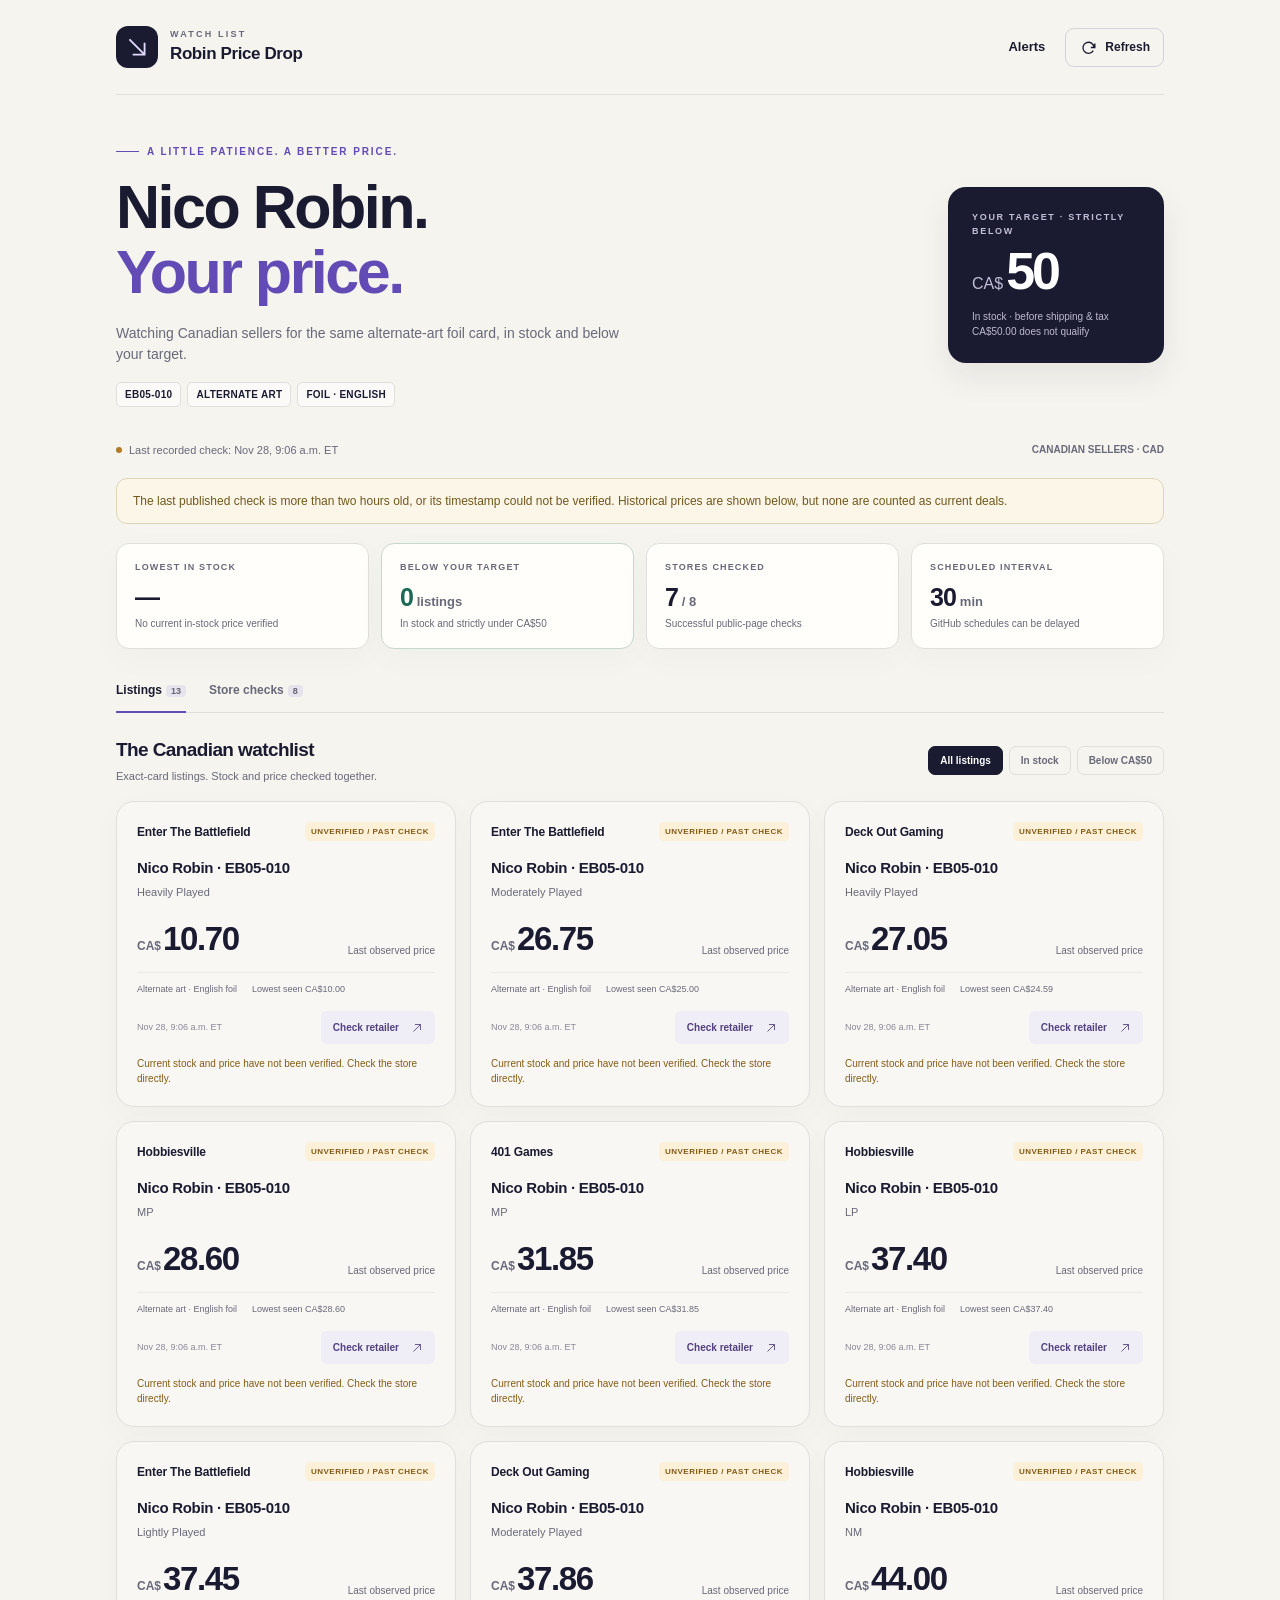
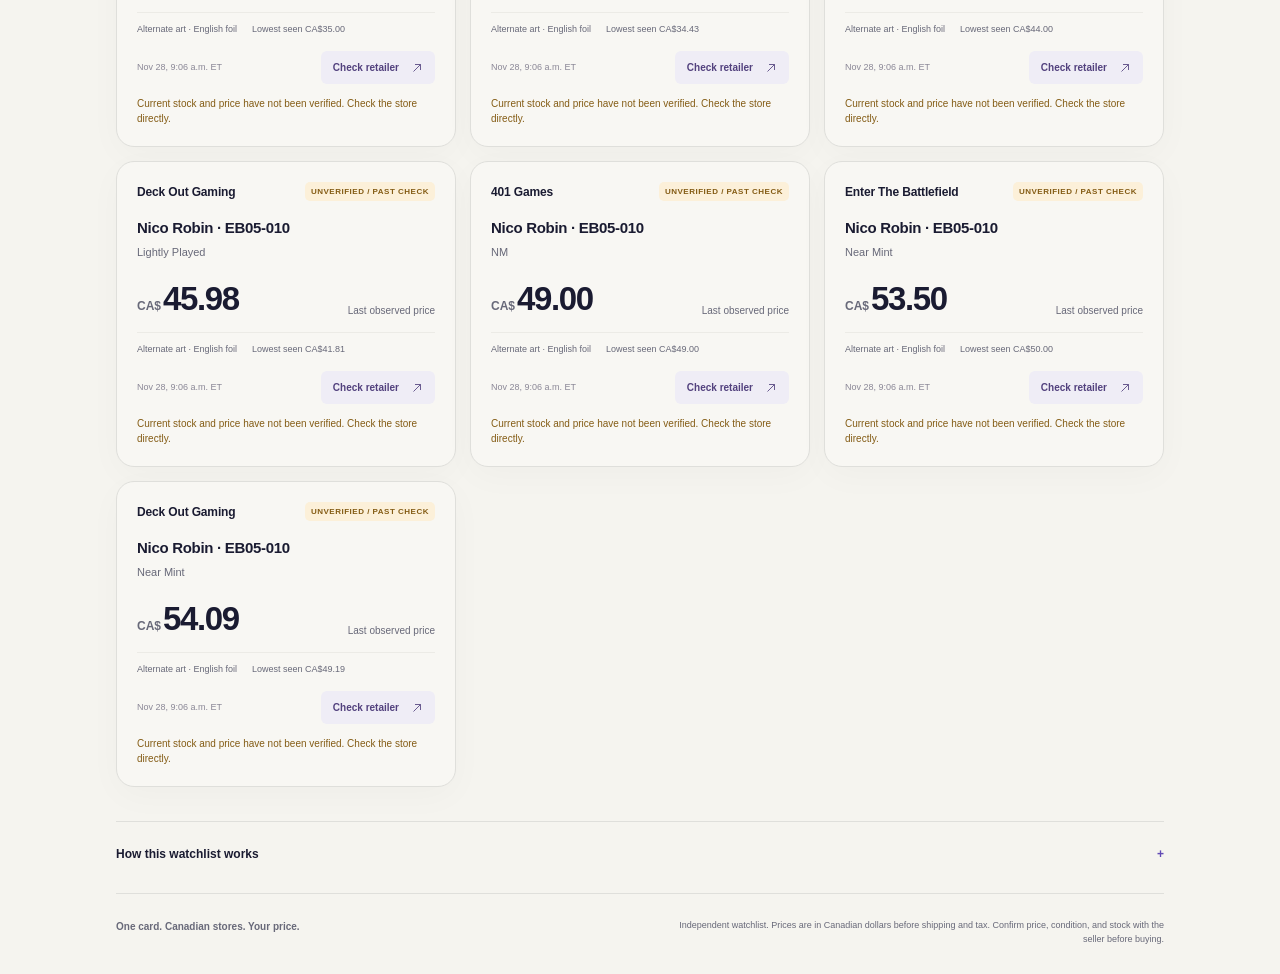
<file: index.html>
<!doctype html>
<html lang="en">
<head>
  <meta charset="utf-8">
  <meta name="viewport" content="width=device-width,initial-scale=1,viewport-fit=cover">
  <meta name="theme-color" content="#17182d">
  <meta name="apple-mobile-web-app-capable" content="yes">
  <meta name="apple-mobile-web-app-status-bar-style" content="black-translucent">
  <meta name="apple-mobile-web-app-title" content="Robin Watch">
  <meta name="description" content="Watch Canadian stores for an in-stock Nico Robin EB05-010 alternate-art foil card below CA$50.">
  <link rel="manifest" href="./manifest.webmanifest">
  <link rel="apple-touch-icon" href="./icons/icon-192.png">
  <link rel="icon" type="image/png" href="./icons/icon-192.png">
  <link rel="stylesheet" href="./styles.css">
  <title>Robin Price Drop — Watch List</title>
</head>
<body>
  <div class="page-shell">
    <header class="topbar">
      <a class="brand" href="./" aria-label="Robin Price Drop home"><span class="brand-icon" aria-hidden="true"><svg class="icon" viewBox="0 0 24 24" fill="none" stroke="currentColor" stroke-width="1.7"><path d="m5 5 14 14M8 19h11V8"/></svg></span><span><span class="brand-overline">WATCH LIST</span><strong>Robin Price Drop</strong></span></a>
      <div class="header-actions"><a class="notification-link" href="./notifications.html">Alerts</a><button id="refreshBtn" class="refresh-button" type="button" aria-label="Refresh published price check"><svg class="icon" aria-hidden="true" viewBox="0 0 24 24" fill="none" stroke="currentColor" stroke-width="1.7"><path d="M20 7v5h-5M19 12a7 7 0 1 0-1 4"/></svg><span>Refresh</span></button></div>
    </header>
    <main id="app" aria-busy="true"><div class="loading-state"><span class="loading-dot" aria-hidden="true"></span><p>Loading the latest published check…</p></div></main>
    <footer class="footer"><span>One card. Canadian stores. Your price.</span><p>Independent watchlist. Prices are in Canadian dollars before shipping and tax. Confirm price, condition, and stock with the seller before buying.</p></footer>
    <div id="toast" class="toast" role="status" aria-live="polite"></div>
  </div>
  <script src="./app.js" defer></script>
</body>
</html>
</file>
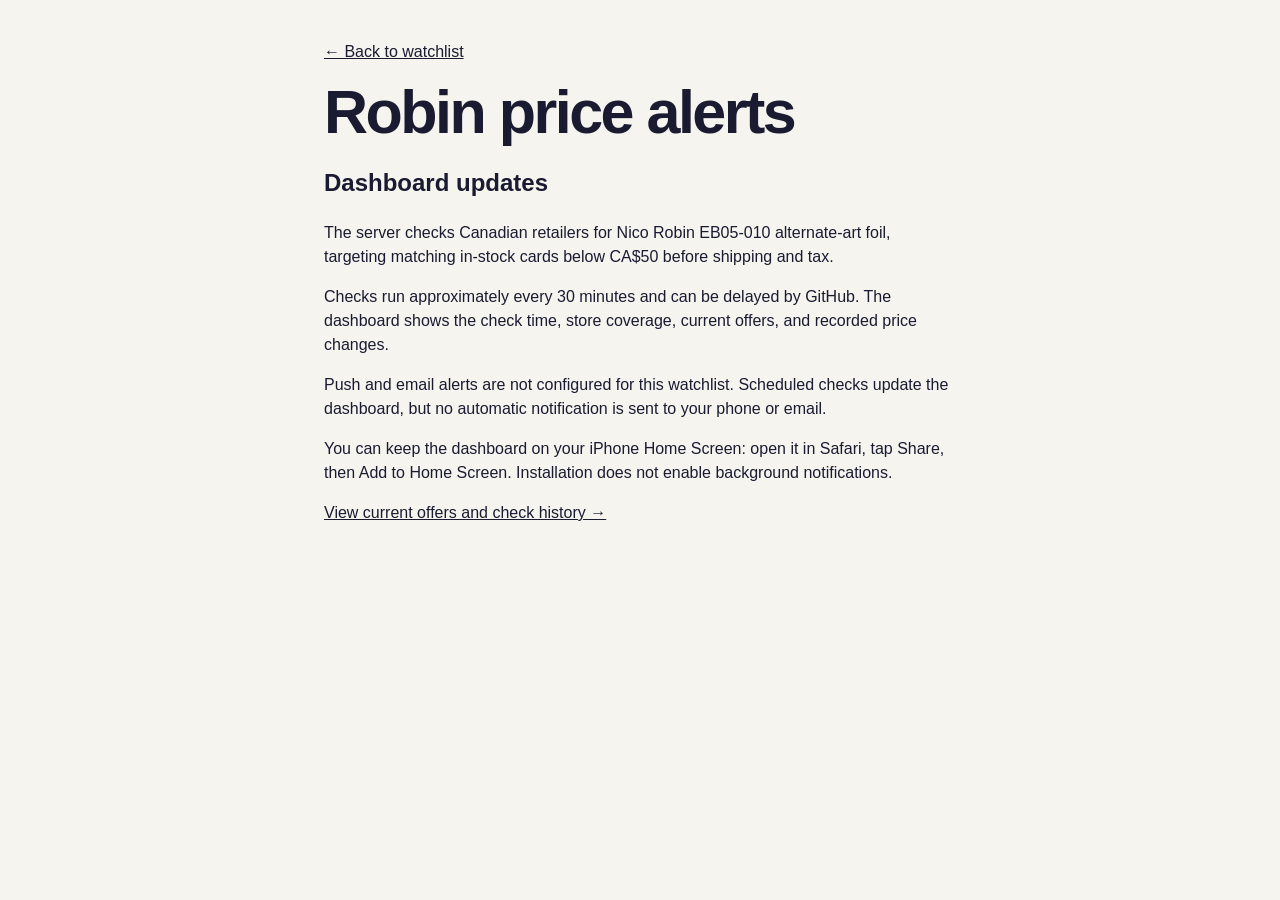
<file: notifications.html>
<!doctype html>
<html lang="en">
<head>
  <meta charset="utf-8">
  <meta name="viewport" content="width=device-width,initial-scale=1">
  <meta name="theme-color" content="#17182d">
  <link rel="manifest" href="./manifest.webmanifest">
  <link rel="stylesheet" href="./styles.css">
  <title>Alerts · Robin Price Drop</title>
</head>
<body>
  <main class="page-shell" style="max-width:680px;padding:40px 24px">
    <a href="./">← Back to watchlist</a>
    <h1>Robin price alerts</h1>
    <section class="card" aria-labelledby="delivery-heading">
      <h2 id="delivery-heading">Dashboard updates</h2>
      <p>The server checks Canadian retailers for Nico Robin EB05-010 alternate-art foil, targeting matching in-stock cards below CA$50 before shipping and tax.</p>
      <p>Checks run approximately every 30 minutes and can be delayed by GitHub. The dashboard shows the check time, store coverage, current offers, and recorded price changes.</p>
      <p id="push-status" role="status">Push and email alerts are not configured for this watchlist. No automatic notification will be sent to your phone or email.</p>
      <p>You can keep the dashboard on your iPhone Home Screen: open it in Safari, tap Share, then Add to Home Screen. Installation does not enable background notifications.</p>
      <p><a href="./">View current offers and check history →</a></p>
    </section>
  </main>
  <script src="./notifications.js" defer></script>
</body>
</html>
</file>
<file: styles.css>
:root{color-scheme:light;--paper:#f5f4ef;--surface:#fffefa;--ink:#1a1b31;--muted:#686979;--line:#dfdfdb;--violet:#624bb5;--violet-light:#eeebf8;--teal:#1b6856;--teal-light:#e4f2e9;--amber:#845c15;--amber-light:#fcf0d9;--red:#984848;--red-light:#f7e9e6;--radius:18px;--shadow:0 9px 35px #17182d07}
*{box-sizing:border-box}body{margin:0;background:var(--paper);color:var(--ink);font-family:ui-sans-serif,-apple-system,BlinkMacSystemFont,"Segoe UI",sans-serif;line-height:1.5;-webkit-font-smoothing:antialiased}button,a,input{touch-action:manipulation}button,a{-webkit-tap-highlight-color:transparent}button{font:inherit;cursor:pointer;color:var(--ink)}button:disabled{cursor:wait;opacity:.6}a{color:inherit}button:focus-visible,a:focus-visible,summary:focus-visible{outline:3px solid #8876c9;outline-offset:4px}.page-shell{max-width:1120px;padding:0 36px;margin:auto}.topbar{display:flex;justify-content:space-between;align-items:center;gap:16px;padding:26px 0;border-bottom:1px solid var(--line)}.brand{display:flex;align-items:center;gap:12px;text-decoration:none}.brand-icon{display:grid;place-items:center;width:42px;height:42px;background:var(--ink);color:#e1d9fc;border-radius:12px;font-size:28px;line-height:1}.brand-overline{display:block;font-size:9px;font-weight:800;letter-spacing:2.2px;color:var(--muted)}.brand strong{display:block;font-size:17px;letter-spacing:-.4px}.header-actions{display:flex;align-items:center;gap:20px}.notification-link{text-decoration:none;font-size:13px;font-weight:650}.notification-link span{font-size:19px;padding-right:5px}.refresh-button{display:flex;align-items:center;gap:7px;font-size:12px;font-weight:700;border:1px solid #d3d2db;border-radius:9px;padding:9px 13px;background:transparent}.refresh-button span:first-child{font-size:19px;line-height:1}.hero{position:relative;display:grid;grid-template-columns:1fr 216px;gap:25px;padding:42px 0 30px}.eyebrow{display:flex;align-items:center;gap:8px;color:var(--violet);text-transform:uppercase;font-size:10px;letter-spacing:1.9px;font-weight:800}.tiny-line{height:1px;width:23px;background:var(--violet)}h1{font-size:clamp(37px,5.6vw,61px);letter-spacing:-2.5px;line-height:1.07;font-weight:780;margin:16px 0}h1 em{font-style:normal;color:var(--violet)}.hero-description{font-size:14px;color:var(--muted);max-width:525px;margin:17px 0}.product-tags{display:flex;flex-wrap:wrap;gap:6px}.product-tags span{padding:4px 8px;border:1px solid var(--line);border-radius:5px;font-size:10px;font-weight:700;letter-spacing:.3px;background:#fff9}.target-card{align-self:center;position:relative;background:var(--ink);color:#fff;padding:24px;border-radius:var(--radius);overflow:hidden;box-shadow:0 14px 32px #17182d13}.target-card:after{content:'';position:absolute;font-size:120px;line-height:1;right:-12px;top:30px;color:#ffffff06;pointer-events:none}.target-label{position:relative;font-size:9px;font-weight:750;letter-spacing:1.7px;color:#c4bdd9}.target-price{position:relative;font-size:52px;letter-spacing:-3px;font-weight:700;line-height:1.3}.target-price small{font-size:16px;letter-spacing:0;font-weight:500;color:#c4bdd9;margin-right:3px}.target-foot{font-size:10px;color:#bdbbcf;margin-top:3px}.status-strip{display:flex;justify-content:space-between;align-items:center;gap:10px;margin-bottom:20px;font-size:11px;color:var(--muted)}.status-summary{display:flex;align-items:center;gap:7px}.status-dot{width:6px;height:6px;border-radius:50%;background:var(--teal);flex-shrink:0}.status-dot.warning{background:#b17b24}.status-dot.pending{background:#8b8996}.cad-note{font-size:10px;font-weight:650;white-space:nowrap}.notice{border:1px solid #ded5b9;background:#fcf6e8;border-radius:11px;padding:13px 16px;margin:0 0 19px;font-size:12px;color:#70581d}.notice.error{border-color:#e3c7c1;background:#fbefed;color:#824a40}.notice.info{background:#eeeaf7;border-color:#ddd5ee;color:#554579}.stats{display:grid;grid-template-columns:repeat(4,1fr);gap:12px;margin-bottom:32px}.stat{border:1px solid var(--line);border-radius:13px;background:var(--surface);padding:17px 18px;box-shadow:var(--shadow)}.stat-label{font-size:9px;color:var(--muted);text-transform:uppercase;letter-spacing:1.15px;font-weight:750}.stat-value{font-size:25px;letter-spacing:-.8px;line-height:1.35;font-weight:730;margin:6px 0 2px}.stat-value small{font-size:13px;color:var(--muted);font-weight:550;letter-spacing:0}.stat-desc{font-size:10px;color:var(--muted)}.stat.match-stat{border-color:#c5d8cd}.stat.match-stat .stat-value{color:var(--teal)}.section-top{display:flex;justify-content:space-between;align-items:center;gap:16px;margin-bottom:17px}.section-title{font-size:19px;letter-spacing:-.6px;margin:0;font-weight:750}.section-subtitle{font-size:11px;color:var(--muted);margin:3px 0 0}.view-tabs{display:flex;gap:23px;border-bottom:1px solid var(--line);margin-bottom:23px}.view-tab{background:none;border:0;border-bottom:2px solid transparent;padding:0 0 12px;font-size:12px;font-weight:600;color:var(--muted);margin-bottom:-1px}.view-tab.active{color:var(--ink);border-color:var(--violet)}.tab-count{background:#e5e3ec;border-radius:4px;padding:1px 5px;font-size:9px;margin-left:4px;color:#666174}.filters{display:flex;gap:6px;flex-wrap:wrap}.filter{padding:6px 11px;background:transparent;border:1px solid var(--line);border-radius:7px;font-size:10px;font-weight:650;color:var(--muted)}.filter.active{background:var(--ink);color:white;border-color:var(--ink)}.offer-list{display:grid;grid-template-columns:repeat(2,minmax(0,1fr));gap:14px}.offer-card{border:1px solid var(--line);border-radius:var(--radius);background:var(--surface);padding:22px;box-shadow:var(--shadow);position:relative;min-width:0}.offer-card.match{border-color:#bad2c2}.offer-card.stale{background:#f8f7f3}.offer-top{display:flex;justify-content:space-between;align-items:center;gap:8px;margin-bottom:16px}.retailer{font-size:12px;font-weight:750;letter-spacing:-.15px}.offer-num{font-family:ui-monospace,monospace;color:#a2a0ac;font-size:9px;letter-spacing:.5px}.badge{display:inline-flex;align-items:center;gap:4px;border-radius:5px;font-size:8px;letter-spacing:.5px;font-weight:800;line-height:1.4;padding:4px 6px;text-transform:uppercase}.badge.instock,.badge.match{color:var(--teal);background:var(--teal-light)}.badge.soldout{color:var(--muted);background:#edece8}.badge.warning{color:var(--amber);background:var(--amber-light)}.badge.error{color:var(--red);background:var(--red-light)}.offer-title{margin:0 0 6px;font-size:15px;line-height:1.4;letter-spacing:-.3px;font-weight:700}.variant{font-size:11px;color:var(--muted);margin:0 0 20px;min-height:17px}.price-row{display:flex;align-items:flex-end;justify-content:space-between;gap:12px;margin-bottom:14px}.offer-price{font-size:33px;line-height:1.1;font-weight:730;letter-spacing:-1.4px}.offer-price small{font-size:12px;letter-spacing:0;color:var(--muted);font-weight:600;margin-right:2px}.price-context{font-size:10px;color:var(--muted);text-align:right;max-width:150px}.drop-text{display:block;font-size:11px;color:var(--teal);font-weight:700}.price-previous{color:#8c8995}.price-facts{display:flex;gap:15px;flex-wrap:wrap;border-top:1px solid #ecebe6;padding:10px 0 0;font-size:9px;color:var(--muted)}.offer-bottom{display:flex;justify-content:space-between;align-items:center;gap:10px;margin-top:15px}.checked-time{color:#8a8796;font-size:9px}.buy-link{display:inline-flex;justify-content:center;align-items:center;gap:12px;font-size:10px;font-weight:750;text-decoration:none;padding:9px 12px;background:#efedf6;border-radius:6px;color:#52417e}.offer-card.match .buy-link{background:var(--teal);color:#fff}.buy-link:hover{filter:brightness(.96)}.offer-warning{font-size:10px;color:var(--amber);margin:12px 0 0}.empty-state{background:var(--surface);border:1px dashed #ceccd4;border-radius:var(--radius);padding:42px 24px;text-align:center}.empty-icon{font-size:27px;color:var(--violet);margin-bottom:8px}.empty-state h3{font-size:18px;letter-spacing:-.5px;margin:0 0 7px}.empty-state p{font-size:12px;color:var(--muted);max-width:475px;margin:0 auto}.empty-state a{display:inline-block;margin-top:17px;color:var(--violet);font-size:11px;font-weight:700}.store-list{display:grid;grid-template-columns:repeat(2,minmax(0,1fr));gap:10px}.store-row{border:1px solid var(--line);border-radius:12px;background:var(--surface);padding:17px 18px}.store-top{display:flex;justify-content:space-between;align-items:center;gap:10px}.store-name{font-size:12px;font-weight:700;text-decoration:none}.store-name:hover{text-decoration:underline}.store-message{font-size:10px;color:var(--muted);margin:8px 0}.store-check-time{font-size:9px;color:#94919c}.explanation{border-top:1px solid var(--line);margin-top:34px;padding:23px 0}.explanation summary{font-size:12px;font-weight:700;cursor:pointer;display:flex;justify-content:space-between;list-style:none}.explanation summary::-webkit-details-marker{display:none}.explanation summary:after{content:'+';color:var(--violet)}.explanation[open] summary:after{content:'−'}.explanation-grid{display:grid;grid-template-columns:repeat(3,1fr);gap:25px;margin-top:20px}.explanation-grid h3{font-size:11px;margin:0 0 6px}.explanation-grid p{font-size:10px;color:var(--muted);margin:0}.footer{border-top:1px solid var(--line);padding:25px 0 28px;margin-top:7px;display:flex;justify-content:space-between;gap:30px;color:var(--muted);font-size:9px}.footer>span{font-size:10px;font-weight:650;white-space:nowrap}.footer p{max-width:490px;margin:0;text-align:right}.toast{position:fixed;left:50%;bottom:25px;transform:translate(-50%,12px);background:var(--ink);color:#fff;padding:11px 18px;border-radius:10px;font-size:12px;box-shadow:0 8px 20px #0002;z-index:20;opacity:0;pointer-events:none;transition:.2s;max-width:calc(100vw - 30px);text-align:center}.toast.show{opacity:1;transform:translate(-50%,0)}.loading-state{display:flex;align-items:center;justify-content:center;gap:10px;min-height:55vh;font-size:13px;color:var(--muted)}.loading-dot{width:9px;height:9px;background:var(--violet);border-radius:50%;animation:pulse 1s ease-in-out infinite}@keyframes pulse{50%{opacity:.3}}[hidden]{display:none!important}
@media(min-width:1000px){.hero{padding-top:49px;padding-bottom:35px}.offer-list{grid-template-columns:repeat(3,minmax(0,1fr))}.offer-card{padding:20px}.store-list{grid-template-columns:repeat(3,minmax(0,1fr))}}
@media(max-width:700px){.page-shell{padding:0 21px}.topbar{padding:21px 0}.brand{gap:9px}.brand-icon{width:35px;height:35px;border-radius:10px;font-size:24px}.brand strong{font-size:14px}.brand-overline{font-size:8px;letter-spacing:1.6px}.header-actions{gap:12px}.notification-link{font-size:11px}.notification-link span{display:none}.refresh-button{padding:7px 9px}.refresh-button span:last-child{display:none}.hero{grid-template-columns:1fr 133px;gap:16px;padding:29px 0 24px}.hero-description{font-size:11px;line-height:1.65;margin:14px 0 13px}h1{font-size:38px;letter-spacing:-1.8px;margin:12px 0}.eyebrow{font-size:8px;letter-spacing:1.2px}.tiny-line{width:15px}.target-card{padding:18px 15px;border-radius:14px}.target-label{font-size:7px;letter-spacing:1px}.target-price{font-size:42px;letter-spacing:-2px}.target-price small{font-size:12px}.target-foot{font-size:8px;line-height:1.6}.product-tags{gap:4px}.product-tags span{font-size:8px;padding:3px 5px}.status-strip{font-size:9px;align-items:flex-start}.cad-note{font-size:8px;padding-top:1px}.stats{grid-template-columns:repeat(2,1fr);gap:9px;margin-bottom:27px}.stat{padding:14px 15px}.stat-label{font-size:8px;letter-spacing:1px}.stat-value{font-size:24px}.stat-desc{font-size:9px}.section-top{align-items:flex-start;flex-direction:column;gap:12px}.section-title{font-size:18px}.section-subtitle{font-size:10px}.offer-list,.store-list{grid-template-columns:1fr}.offer-card{padding:20px}.offer-title{font-size:16px}.offer-price{font-size:35px}.offer-top{margin-bottom:15px}.view-tabs{margin-bottom:20px}.view-tab{font-size:11px}.explanation-grid{grid-template-columns:1fr;gap:16px}.footer{flex-direction:column;gap:7px;padding-bottom:25px}.footer p{text-align:left}.empty-state{padding:33px 21px}.empty-state h3{font-size:16px}.empty-state p{font-size:11px}}
@media(max-width:360px){.page-shell{padding:0 15px}.hero{grid-template-columns:1fr 114px;gap:12px}h1{font-size:33px}.target-card{padding:15px 12px}.target-price{font-size:37px}.notification-link{display:none}}
@media(prefers-reduced-motion:reduce){*{animation:none!important;transition:none!important}}

.icon{display:inline-block;width:16px;height:16px;vertical-align:middle;flex-shrink:0}.brand-icon .icon{width:26px;height:26px}.empty-icon .icon{width:30px;height:30px}.empty-state a .icon,.explanation a .icon{width:12px;height:12px}.buy-link .icon{width:12px;height:12px}.refresh-button>.icon{width:19px;height:19px}@media(max-width:700px){.refresh-button>span{display:none}}
</file>
